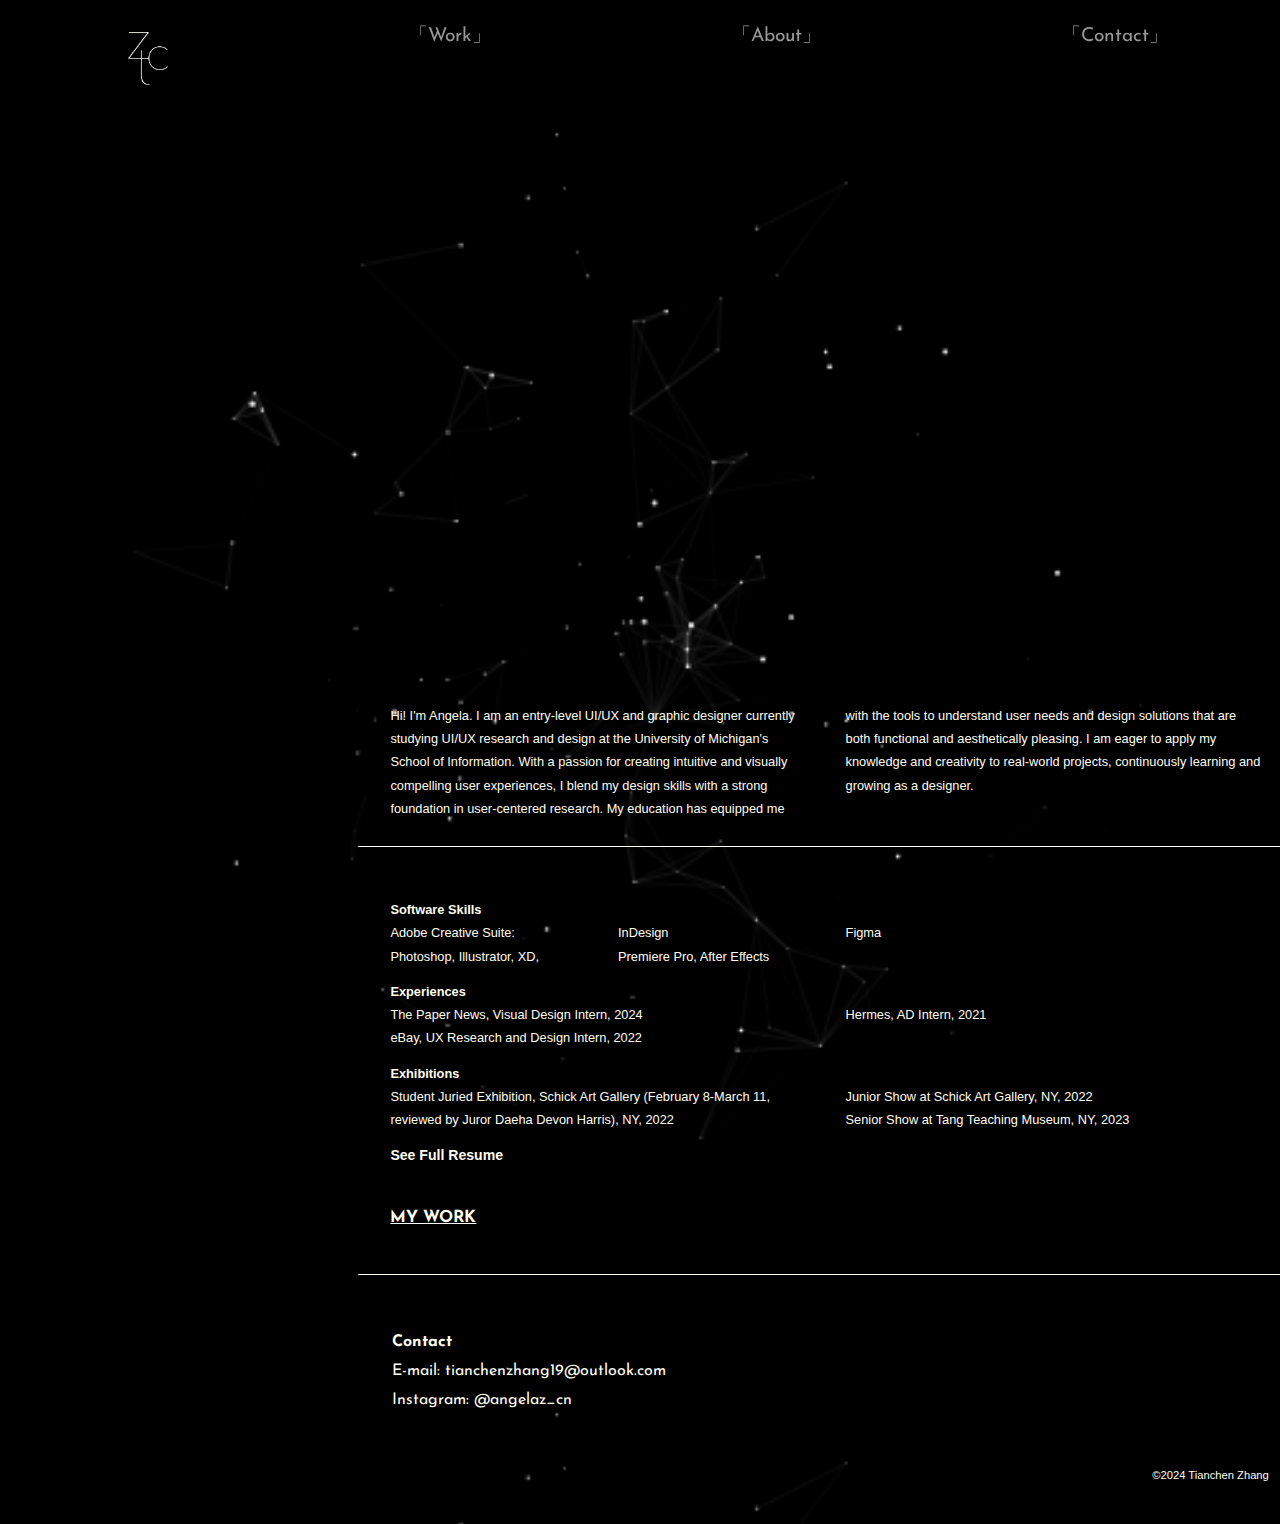
<file: index.html>
<!DOCTYPE html>
<html lang="en">
<head>
  <meta charset="UTF-8">
  <meta name="viewport" content="width=device-width, initial-scale=1.0">
  <link rel="stylesheet" type="text/css" href="css/html5reset.css">
  <link rel="stylesheet" type="text/css" href="css/index.css">
  <link rel="icon" type="image/x-icon" href="assets/logo.png">
  <link rel="preconnect" href="https://fonts.googleapis.com">
  <link rel="preconnect" href="https://fonts.gstatic.com" crossorigin>
  <link href="https://fonts.googleapis.com/css2?family=Josefin+Sans:ital,wght@0,100..700;1,100..700&display=swap" rel="stylesheet">
  <link rel="preconnect" href="https://fonts.googleapis.com">
<link rel="preconnect" href="https://fonts.gstatic.com" crossorigin>
<link href="https://fonts.googleapis.com/css2?family=Homemade+Apple&family=Josefin+Sans:ital,wght@0,100..700;1,100..700&display=swap" rel="stylesheet">
<title>Angela Zhang</title>

</head>

<body>
<a href ="#main" class="skip">Skip to Main Content</a>

<header>
  <nav>
      <a href="index.html" class="home"> <img src="assets/logo.png" class="logo" alt="logo"></a>
      <a href="portfolio.html">「Work」</a>
      <a href="#about">「About」</a>
      <a href="#contact">「Contact」</a>
  </nav>
</header>
<main id="main">
<div class="aboutme">
<div class="rotating">
<h1 class="rotatingtext">ANGELA ZHANG</h1>
<h2 class="rotatingtext">TIANCHEN ZHANG</h2>
</div>
<p id="designer"class="designer">UIUX designer<br>
  and<br>
  Visual designer</p>

</div>
<div class="text">
<div id="about">
  Hi! I'm Angela. I am an entry-level UI/UX and graphic designer currently studying UI/UX research and design at the University of Michigan's School of Information. With a passion for creating intuitive and visually compelling user experiences, I blend my design skills with a strong foundation in user-centered research. My education has equipped me with the tools to understand user needs and design solutions that are both functional and aesthetically pleasing. I am eager to apply my knowledge and creativity to real-world projects, continuously learning and growing as a designer.
</div>
<hr class="separator1">
<div class="skills">
<h3>Software Skills</h3>
Adobe Creative Suite:<br>
Photoshop, Illustrator, XD, InDesign<br> Premiere Pro, After Effects
<br>
Figma

</div>
<div class="experience">
  <h3>Experiences</h3>
  The Paper News, Visual Design Intern, 2024<br>
  eBay, UX Research and Design Intern, 2022<br>
  Hermes, AD Intern, 2021<br>

  </div>

  <div class="exhibition">
    <h3>Exhibitions</h3>
   Student Juried Exhibition, Schick Art Gallery (February 8-March 11, reviewed by Juror Daeha Devon Harris), NY, 2022<br>
  Junior Show at Schick Art Gallery, NY, 2022<br>
  Senior Show at Tang Teaching Museum, NY, 2023<br>
  
    </div>
<div class="resume">
<h3><a href="https://drive.google.com/file/d/19iRrs0_7-X6q1S-B7ta_n5t5ohS1-i7z/view?usp=share_link" target="_blank"> See Full Resume </a></h3>


</div>

<div class="work">
<h3> <a href="portfolio.html">MY WORK</a></h3>
</div>

<hr class="separator2">

<div id="contact" class="contact">

  <h3>Contact</h3>
E-mail: <a href="mailto:tianchenzhang19@outlook.com">tianchenzhang19@outlook.com</a><br>
Instagram: <a href="https://www.instagram.com/angelaz_cn/" target="_blank">@angelaz_cn</a><br>
<br>

  </div>
</div>

  <footer>
  ©2024 Tianchen Zhang
</footer>

</main>
<script src="js/script.js"></script>
</body>
</html>
</file>
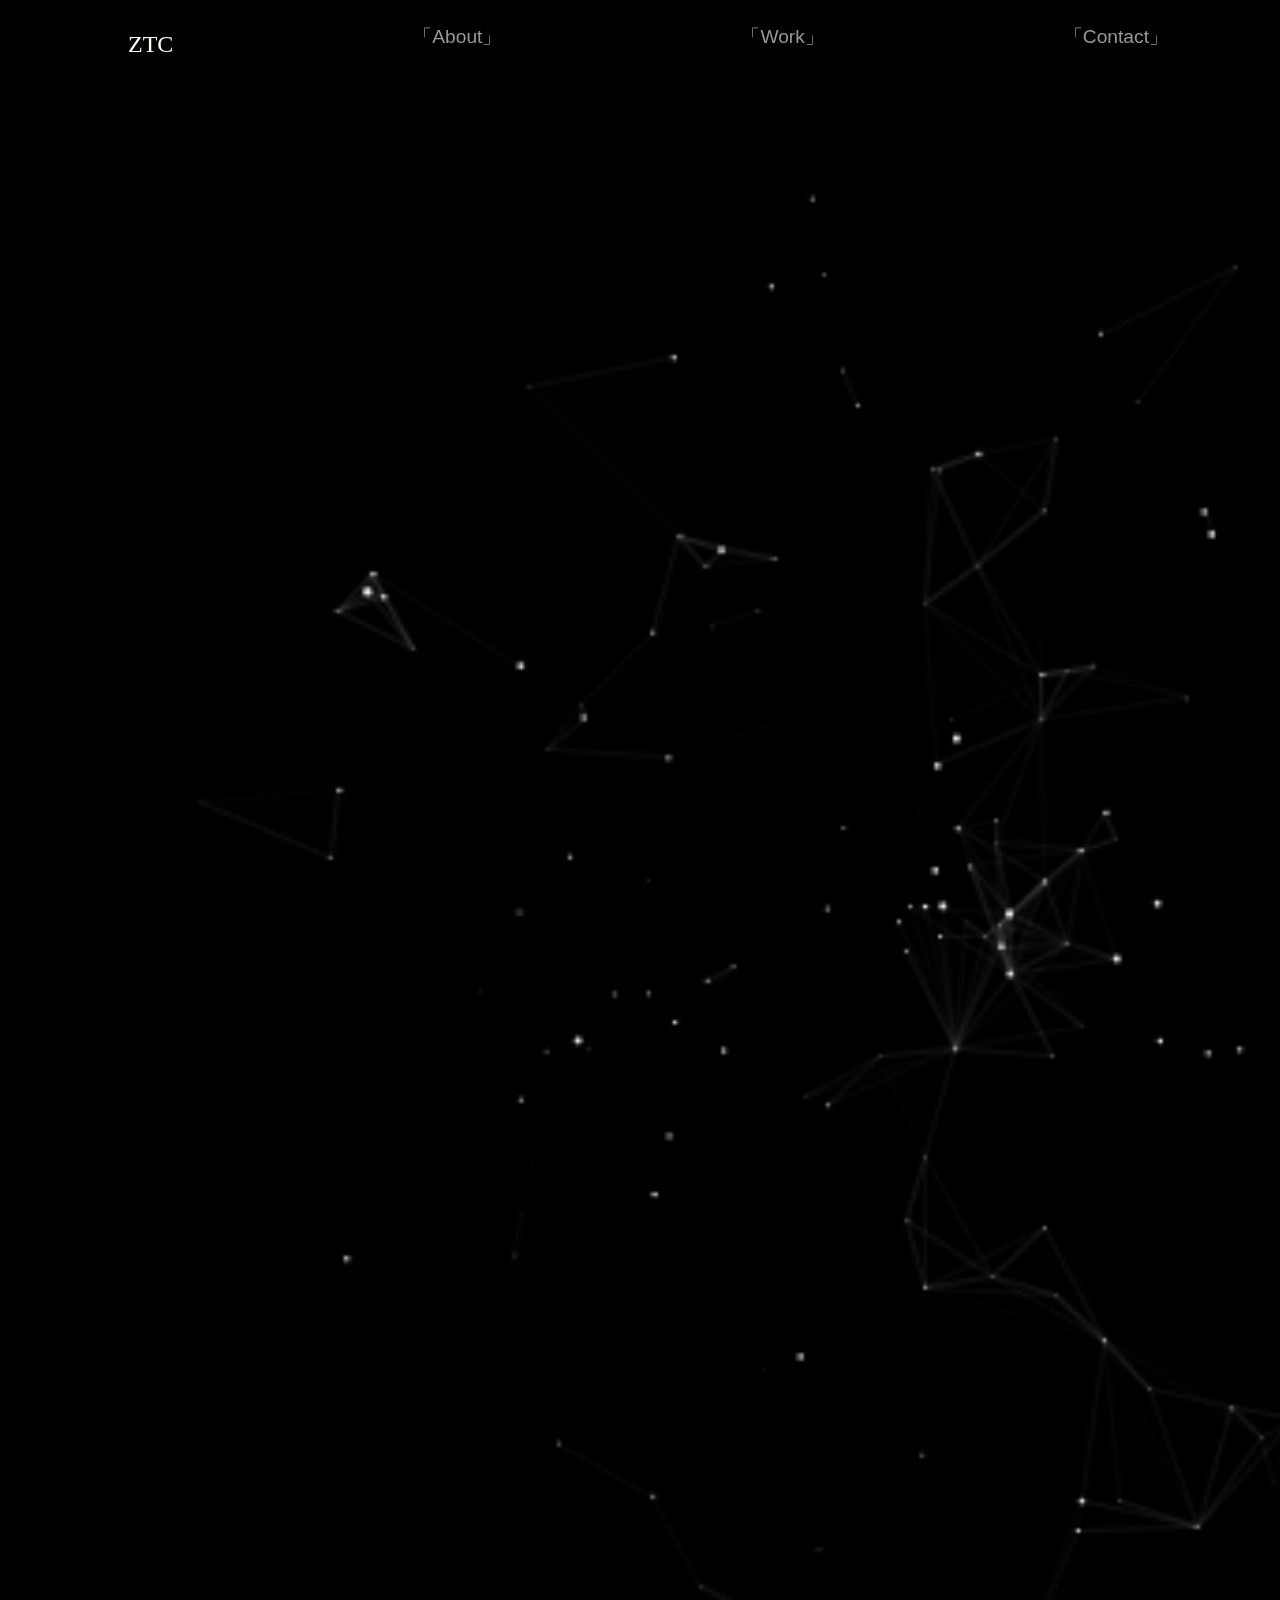
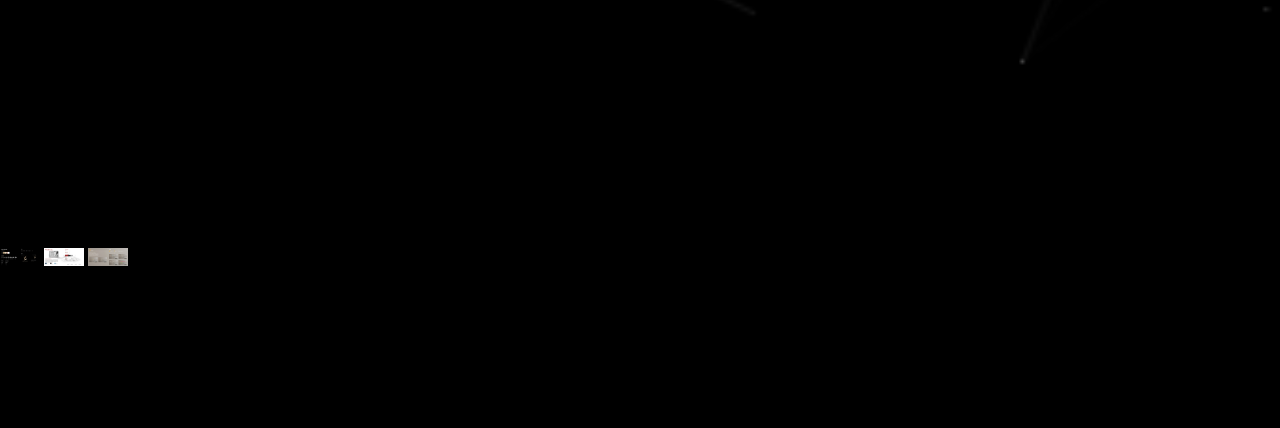
<file: about.html>
<!DOCTYPE html>
<!DOCTYPE html>
<html lang="en">
<head>
  <meta charset="UTF-8">
  <meta name="viewport" content="width=device-width, initial-scale=1.0">
  <link rel="stylesheet" type="text/css" href="css/html5reset.css">
  <link rel="stylesheet" type="text/css" href="css/index.css">


<title>Angela Zhang</title>

</head>

<body>
<a href ="#main" class="skip">Skip to Main Content</a>
<header>
  <nav>
      <a href="index.html" class="home">ZTC</a>
      <a href="about.html">「About」</a>
      <a href="portfolio.html">「Work」</a>
      <a href="contact.html">「Contact」</a>
  </nav>
</header>
<main id="main">
<div class="aboutme">
<h1>Hi!</h1>
<h2>Welcome to my page ~</h2>
<p>I'm Angela (Tianchen) Zhang, a UIUX designer/Graphic designer.<br>
I'm a recent graduate from the University of Michigan, Ann Arbor where I studied UX Research and Design. I'm passionate about creating user-centered designs that are both visually appealing and functional. I have experience working on a variety of projects, including web design, mobile app design, and branding. I'm always looking for new opportunities to learn and grow as a designer, and I'm excited to see where my career takes me.</p>

</div>
<div class="images">
<a href="project1.html"><img src="assets/1.1.jpg" alt="Project1-1" class="p1_1"></a>
<img src="assets/2.1.jpg" alt="Project1-2" class="p2_1">
<img src="assets/3.1.jpg" alt="project3-1" class="p3_1">
</div>


<!-- <div class="explore">
<h3> <a href="portfolio.html">Explore My Work</a></h3>
</div> -->


</main>
</body>
</html>
</file>
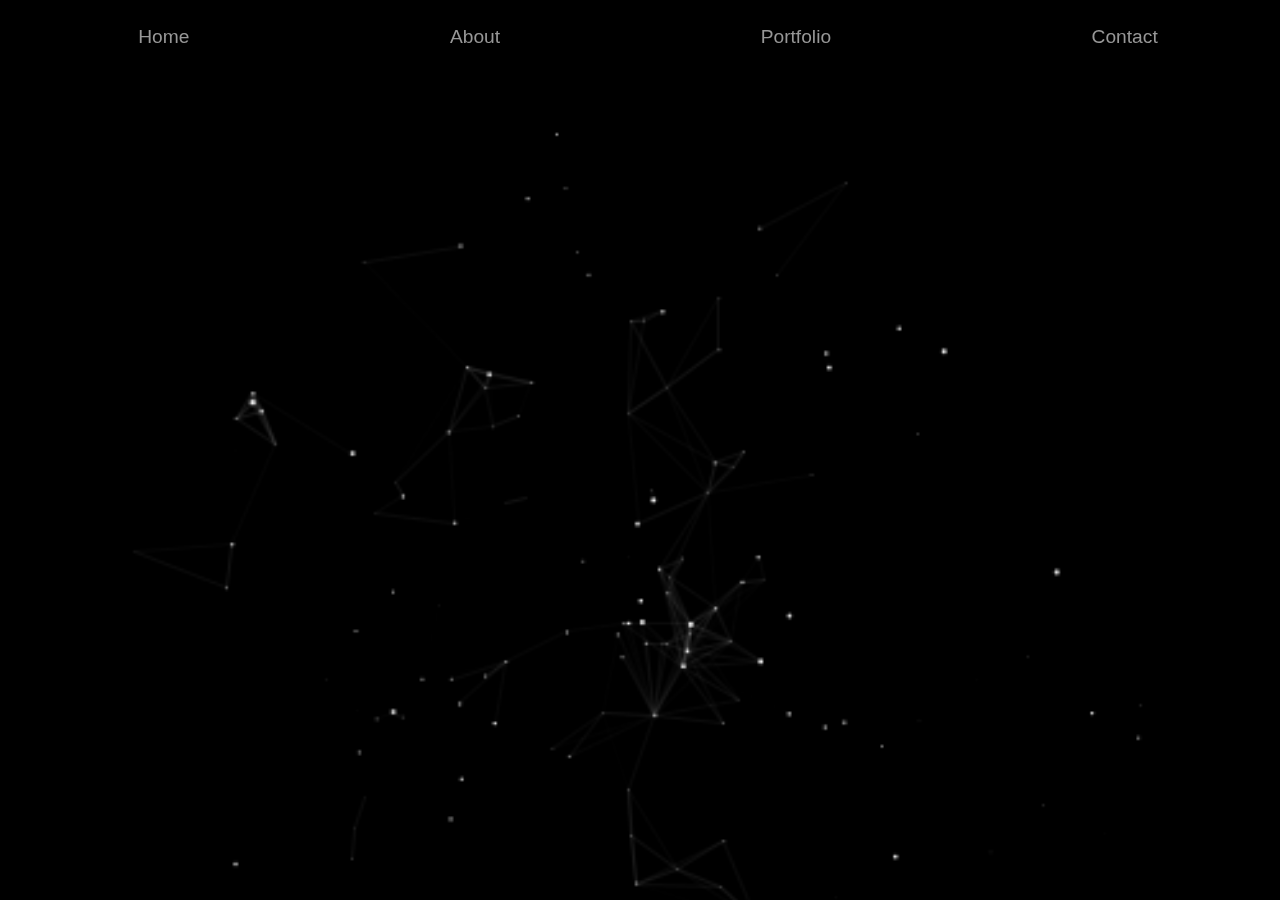
<file: contact.html>
<!DOCTYPE html>
<!DOCTYPE html>
<html lang="en">
<head>
  <meta charset="UTF-8">
  <meta name="viewport" content="width=device-width, initial-scale=1.0">
  <link rel="stylesheet" type="text/css" href="css/html5reset.css">
  <link rel="stylesheet" type="text/css" href="css/index.css">


<title>Angela Zhang</title>

</head>

<body>
<a href ="#main" class="skip">Skip to Main Content</a>
<header>
  <nav>
      <a href="index.html">Home</a>
      <a href="about.html">About</a>
      <a href="portfolio.html">Portfolio</a>
      <a href="contact.html">Contact</a>
  </nav>
</header>
<main id="main">
<div class="aboutme">
<h1>Contact</h1>
<p>
    E-mail: tianchenzhang19@outlook.com
    <br>
    Phone: 518-681-6914
    <br>
    
</p>
</div>



</main>
</body>
</html>
</file>
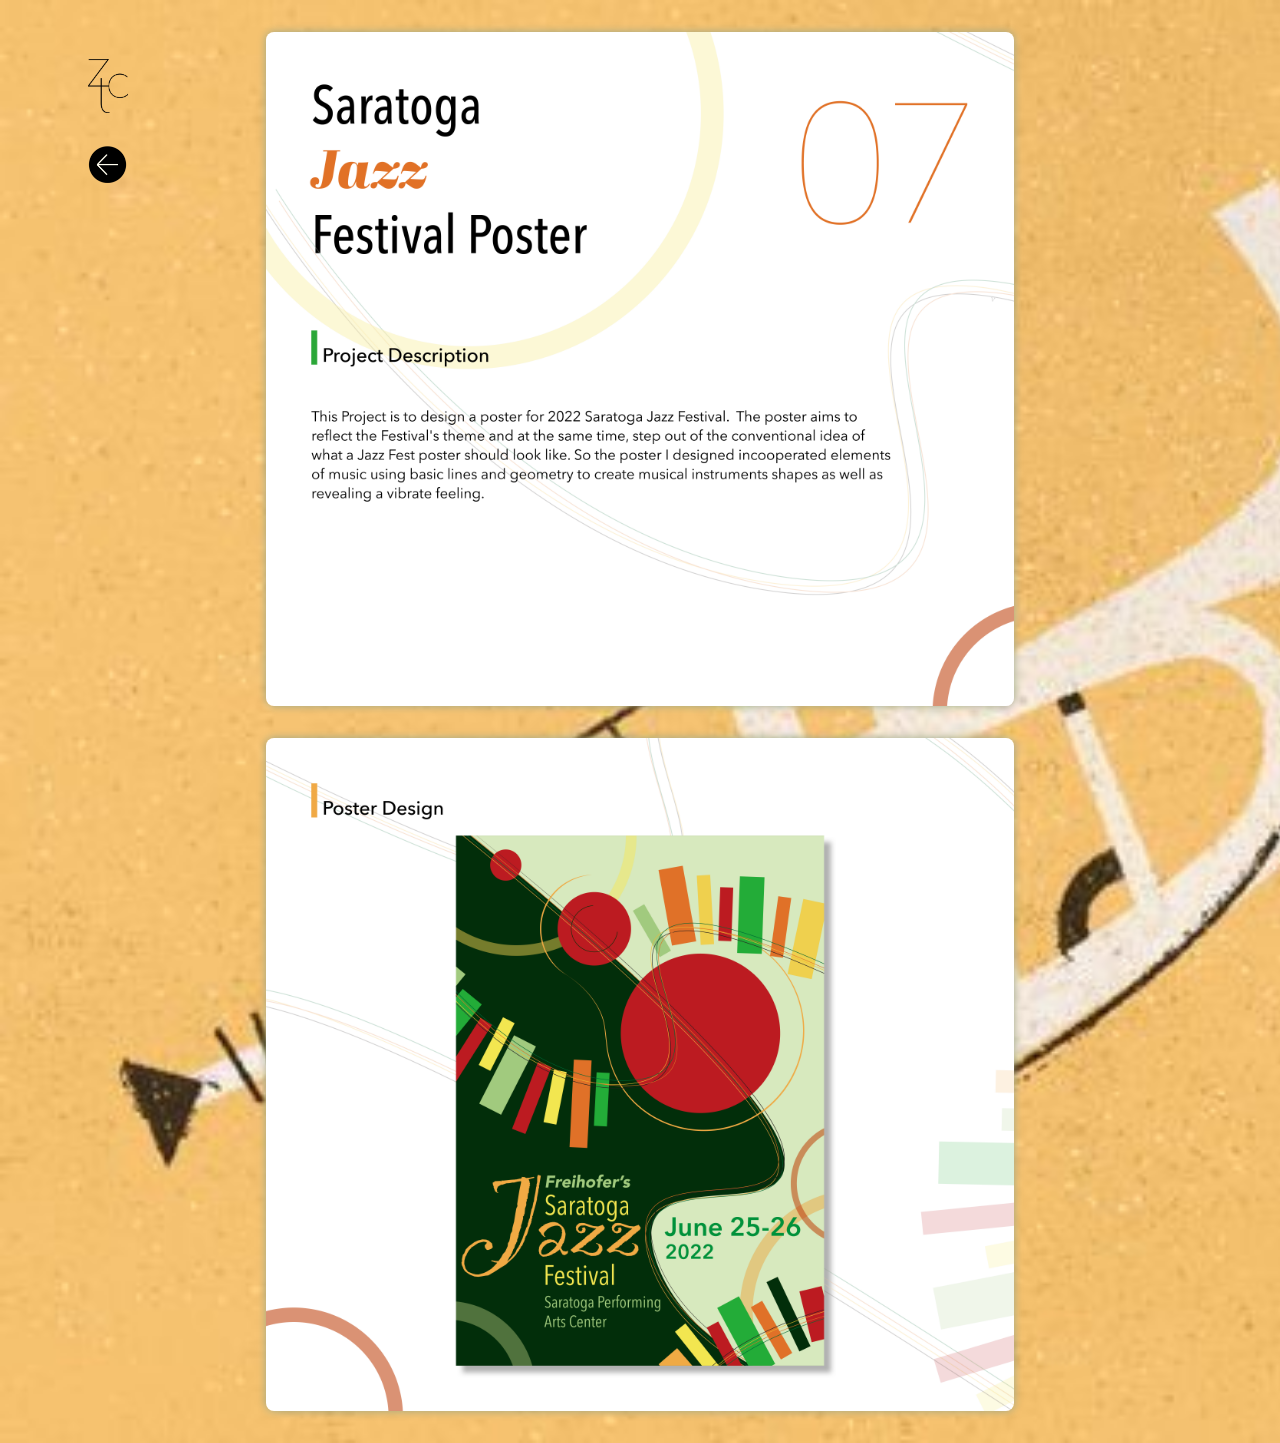
<file: jazz.html>
<!DOCTYPE html>
<html lang="en" >
<head>
  <meta charset="UTF-8">
  <meta name="viewport" content="width=device-width, initial-scale=1.0">
  <link rel="stylesheet" type="text/css" href="css/html5reset.css">
  <link rel="stylesheet" type="text/css" href="css/jazz.css">
  <link rel="icon" type="image/x-icon" href="assets/logo.png">
  <link href="https://fonts.googleapis.com/css2?family=Homemade+Apple&family=Josefin+Sans:ital,wght@0,100..700;1,100..700&display=swap" rel="stylesheet">

<title>Angela Zhang</title>

</head>

<body>
<a href ="#main" class="skip">Skip to Main Content</a>
<header>
  <nav class="flex">
    <a href="index.html" class="home"> <img src="assets/logo3.png" class="logo" alt="logo"></a>
    <a href="portfolio.html" class="arrow"><img src="assets/arrow2.png"></a>

</nav>
</header>

<main id="main">
<a href ="#main" class="skip">Skip to Main Content</a>

<div class="images">
    <img src="assets/projects/7.1.png" class="p1" alt="p1">
    <img src="assets/projects/7.2.png" class="p1" alt="p1">

    </div>
<div class="arrow2">
    <a href="#main">
        <img src="assets/arrow4.png">
    </a>
    </div>



</main>

<script src="js/script3.js"></script>
</body>
</html>
</file>
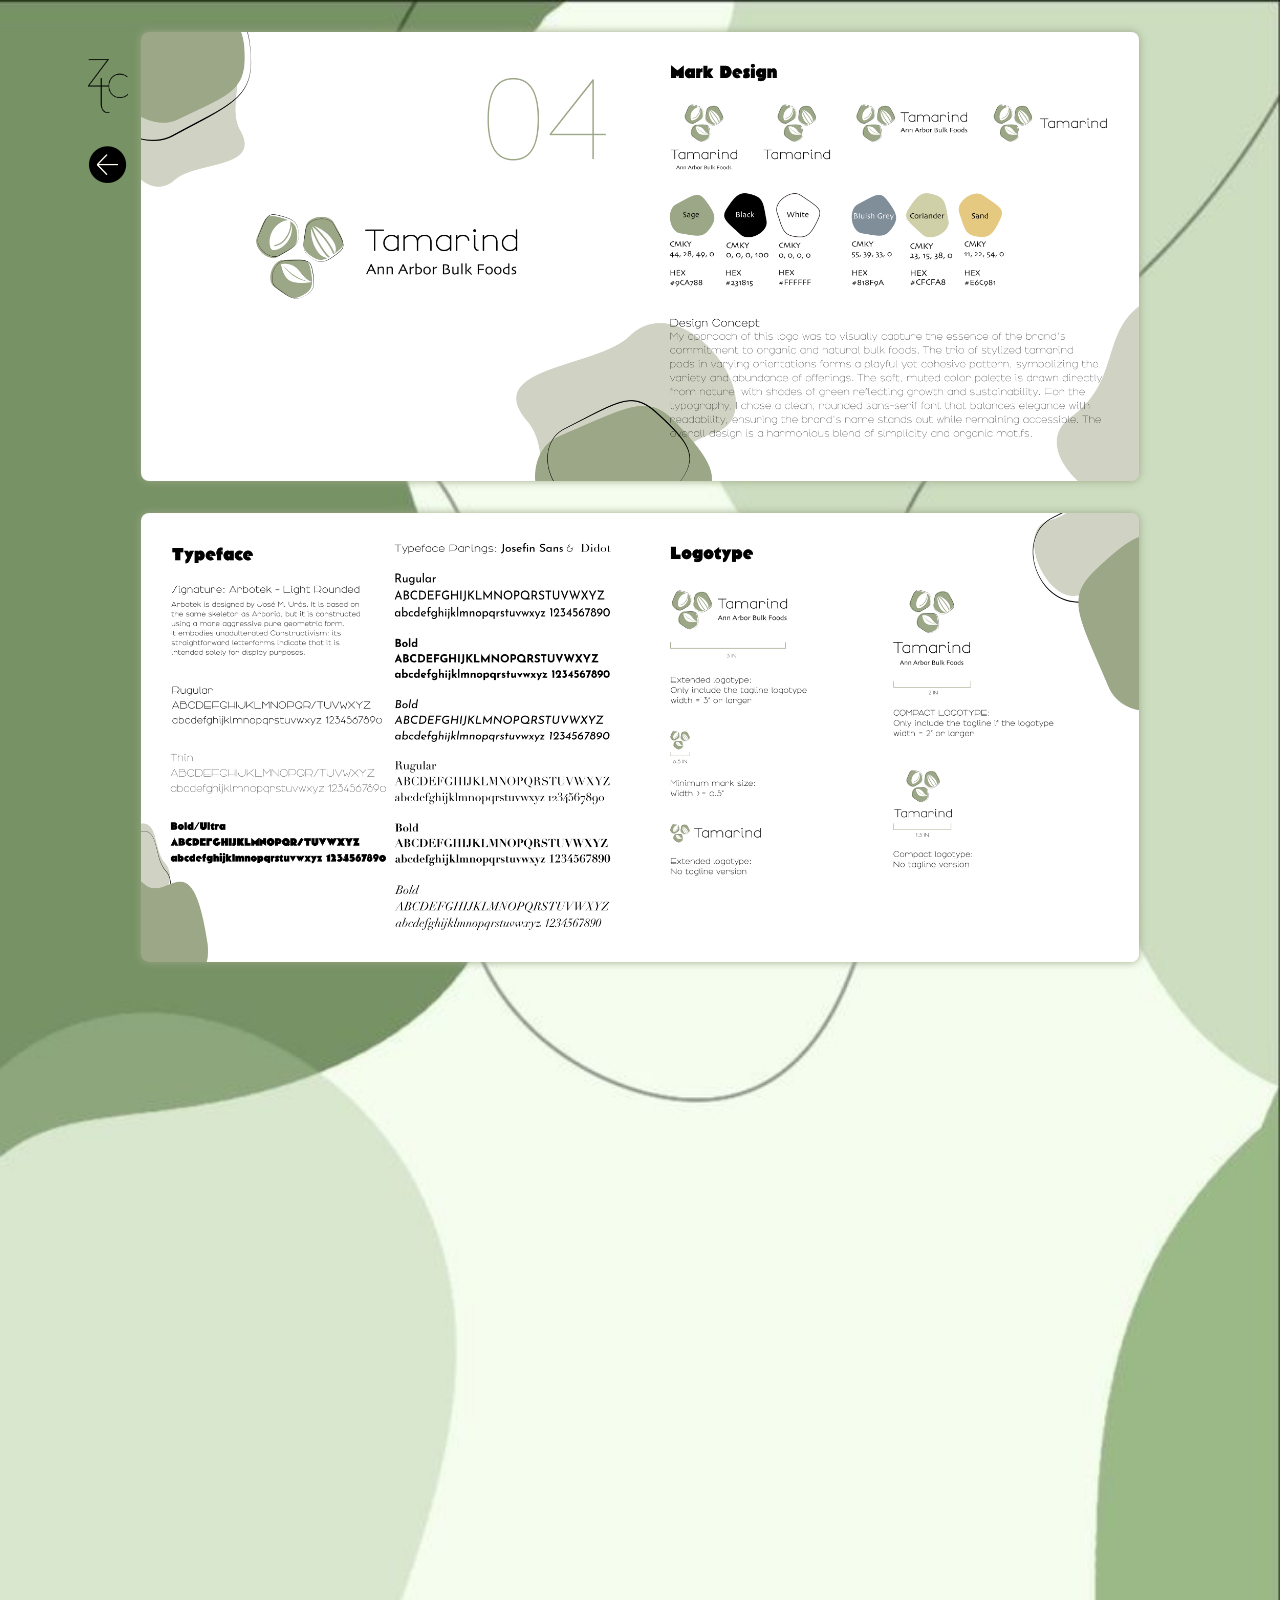
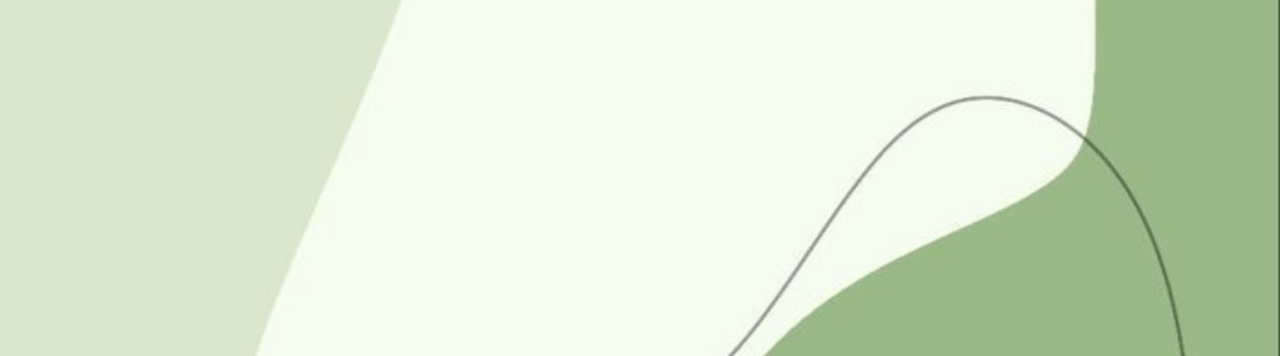
<file: tamarind.html>
<!DOCTYPE html>
<html lang="en" >
<head>
  <meta charset="UTF-8">
  <meta name="viewport" content="width=device-width, initial-scale=1.0">
  <link rel="stylesheet" type="text/css" href="css/html5reset.css">
  <link rel="stylesheet" type="text/css" href="css/tamarind.css">
  <link rel="icon" type="image/x-icon" href="assets/logo.png">
  <link href="https://fonts.googleapis.com/css2?family=Homemade+Apple&family=Josefin+Sans:ital,wght@0,100..700;1,100..700&display=swap" rel="stylesheet">

<title>Angela Zhang</title>

</head>

<body>
<a href ="#main" class="skip">Skip to Main Content</a>
<header>
  <nav class="flex">
    <a href="index.html" class="home"> <img src="assets/logo3.png" class="logo" alt="logo"></a>
    <a href="portfolio.html" class="arrow"><img src="assets/arrow2.png"></a>

</nav>
</header>

<main id="main">
<a href ="#main" class="skip">Skip to Main Content</a>

<div class="images">
    <img src="assets/projects/4.1.png" class="p1" alt="p1">
    <img src="assets/projects/4.2.png" class="p1" alt="p1">
    <img src="assets/projects/4.3.png" class="p1" alt="p1">
    <img src="assets/projects/4.4.png" class="p1" alt="p1">
    </div>
<div class="arrow2">
    <a href="#main">
        <img src="assets/arrow4.png">
    </a>
    </div>



</main>

<script src="js/script3.js"></script>
</body>
</html>
</file>
<file: css/index.css>
body {
    margin: 0;
    padding: 0;
    box-sizing: border-box;
    background-color: #070707;
    animation: grow 1s ease;
    background-image: url("../assets/background.gif");
    background-size: cover;
    overflow-x: hidden;
  }


  img {
    max-width: 40px;
    height: auto;
    position: relative;
}

.home .logo {
    transition: all 0.3s ease;
}
  
.logo:hover {
    transform: scale(1.1);
  }

  @keyframes grow {
      0% { transform: scale(.2); }
    100% { transform: scale(1); }
  }

.skip{
    position:absolute;
    left: -1000px;
    z-index: 1000;
    font-family: "Gideon Roman", serif;
    color: #fffdef;
    text-decoration: none;
    padding: 5px 10px;
    }
.skip:focus{
    left: 10px;
    }

.home{
    color: #fffdef;
    font-size: 1.5em;
    font-family: fantasy;
}
header {
    position: fixed;
    width: 100%;
    background-color: rgba(0, 0, 0, 0.90);
    /* border-bottom: 1px solid #2e2e2e; */
    padding: .5em;
    text-align: center;
justify-content: center;
z-index: 1000;
font-family: "Josefin Sans", sans-serif;
}

/* Initial state: hidden */
.text {
  opacity: 0;
  transform: translateY(20px);
  transition: opacity 0.5s ease-out, transform 0.5s ease-out;

}

/* Visible state: shown */
.text.visible {
  opacity: 1;
  transform: translateY(0);
}

h1 {
    display: block;
    color: #fffdef;
    text-align: left;
    font-size: 2em;
    font-family: "Josefin Sans", sans-serif;
    font-optical-sizing: auto;
    padding: 0.5em;
}
h1::after {
    content: "";
    display: block;
    width: 100%;
    height: 1px;
    background-color: #fffdef;
    margin-top: 0.5em;
}

h2{
    display: block;
    margin-top: -0.8em;
    color: #5a5a5a;
    text-align: left;
    font-size: 1.8em;
    padding: 0.5em;
    font-family: "Josefin Sans", sans-serif;
    font-optical-sizing: auto;

}

.rotating{
    position: relative;
margin-top: 2px;

.designer{
font-family: "Homemade Apple", cursive;
  font-weight: 400;
  font-style: normal;

}

}
nav {
    display: flex;
    justify-content: center;
    justify-content: space-around;
    z-index: 1000;
    }
    nav a {
        color: #979797;
        text-decoration: none;
        padding-top: 1em;
        font-size: 1.2em;
    }
    nav a:hover {
        color: #fffdef;
        border-radius: 10px;
        text-shadow: #989898 1px 1px 3px;
        transition:linear 0.3s;
    }
    
    p {
        display: block;
        color: #fffdef;
        font-size: 2em;
        padding: 0.5em;
        line-height: 2em;
        width: 100%;
        z-index: -1;
    }
    
    .aboutme {
        position: relative;
        top: 20vh;
        display: flex;
        justify-content: space-evenly;
        align-items: center;
        flex-direction: row;
        z-index: -1;
            opacity: 0;
            animation: fadeInText 2s ease forwards 1.5s;
    }
    @keyframes animate {
        0% {
          transform: scale(0, 0.005);
        }
        50% {
          transform: scaleY(0.005);
        }
        100% {
          transform: scale(1, 1);
        }
      }
      
      @keyframes fadeIn {
        from {
          opacity: 0;
          transform: translateY(50%);
        }
        to {
          opacity: 1;
          transform: translateY(-50%);
        }
      }
      
      @keyframes fadeInText {
        from {
          opacity: 0;
          transform: translateY(50%);
        }
        to {
          opacity: 1;
          transform: translateY(0%);
        }
      }
    
    .designer {
    opacity: 0;
    transition: opacity 2s ease-in-out;
    font-family: "Homemade Apple", cursive;
      font-weight: 400;
      font-style: normal;
    }
    
    .designer.fade-in {
        opacity: 1;
    }
    
    
    #about {
    column-width: 300px;
    column-gap: 40px;
    position: relative;
    color: #fffdef;
    font-size: .8em;
    line-height: 1.8em;
    text-align: left;
    font-family: 'Lucida Sans', 'Lucida Sans Regular', 'Lucida Grande', 'Lucida Sans Unicode', Geneva, Verdana, sans-serif;
    padding: 0.5em;
    width: 68%;
    top: 30vh;
    left: 30vw;
    z-index: -1;
    
    }
    
    .skills {
        column-width: 180px;
        column-gap: 40px;
       position: relative;
       color: #fffdef;
        font-size: 1.5em;
        text-align: left;
        font-family:'Lucida Sans', 'Lucida Sans Regular', 'Lucida Grande', 'Lucida Sans Unicode', Geneva, Verdana, sans-serif;
    font-size: .8em;
    line-height: 1.8em;
    text-align: left;
    padding: 0.5em;
    width: 68%;
    top: 35vh;
    left: 30vw;
    z-index: -1;
    }
    
    h3{
        column-span: all;
    }
    .exhibition, .experience, .work, .contact, .resume {
        column-width: 300px;
        column-gap: 40px;
       position: relative;
       color: #fffdef;
        font-size: 1.5em;
        text-align: left;
        font-family:'Lucida Sans', 'Lucida Sans Regular', 'Lucida Grande', 'Lucida Sans Unicode', Geneva, Verdana, sans-serif;
    font-size: .8em;
    line-height: 1.8em;
    text-align: left;
    padding: 0.5em;
    width: 68%;
    top: 35vh;
    left: 30vw;
    /* z-index: -1; */
    }
/*     
    .separator1, .separator2{
        border: none; 
        height: 1px; 
        background-color:#fffdef;
        position: relative;
        top:30vh;
        margin-left: 28%;
        margin-top: 20px;
        margin-bottom: 0px;
    }
 
    .separator2 {
        top:40vh;
        
    } */

.separator1,
.separator2 {
  width: 0;
  height: 1px;
  background-color: #fffdef;
  transition: width 5s ease-in-out;
  margin-left: 28%;
  margin-top: 20px;
  margin-bottom: 0px;
    position: relative;
}

.separator1 {
  top: 30vh;
}

.separator2 {
  top: 40vh;
}

.separator1.show,
.separator2.show {
  width: 100%;
}
.separator1.show {
    transition-delay: 5s;
  }

  .separator2.show {
    transition-delay: 5.2s;
  }
/*
    @keyframes slideIn {
        from {
            width: 0;
        }
        to {
            width: 100%;
        }
    } */

    .resume a{
        top: 40vh;
        color: #fffdef;
        text-decoration: none;
        font-size: 1.1em;
    }
    .resume a:hover{
        text-decoration: underline;
    }
    
    .contact{
        column-count: 1;
        font-size: 1em;
        font-family: "Josefin Sans", sans-serif;
        top: 45vh;
        padding-bottom: 80px;
    }
    .contact a{
        color: #fffdef;
        text-decoration: none;
    }
    .contact a:hover{
        text-decoration: underline;
    
    }
    
    
    .work{
        top: 38vh;
        font-family: "Josefin Sans", sans-serif;
    }
    .work a{
        color: #fffdef;
        font-size: 1.3em;
        margin:5px 0 5px 0;
        text-decoration: underline #ffffff 1px;
    }
    .work a:hover{
        text-decoration: none;
        border: #fffdef 1px solid;
        border-radius: 10px;
        margin:5px 0 5px 0;
        transition:linear 0.3s;
        padding: 10px;
    }
    
    
    
    footer{
        position: relative;
        color: #fffdef;
        font-size: .7em;
        text-align: right;
        font-family: 'Lucida Sans', 'Lucida Sans Regular', 'Lucida Grande', 'Lucida Sans Unicode', Geneva, Verdana, sans-serif;
        padding: 0.5em;
        margin: 0.5em;
        z-index: -10;
        top: 40vh;
    }






@media screen and (min-width: 900px) {

nav {
display: flex;
justify-content: center;
justify-content: space-around;
z-index: 1000;
}
nav a {
    color: #979797;
    text-decoration: none;
    padding-top: 1em;
    font-size: 1.2em;
}
nav a:hover {
    color: #fffdef;
    border-radius: 10px;
    text-shadow: #989898 1px 1px 3px;
    transition:linear 0.3s;
}

h1 {
    display: block;
    color: #fffdef;
    text-align: left;
    font-size: 2.5em;
    font-family: "Josefin Sans", sans-serif;
    font-optical-sizing: auto;
    padding: 0.5em;
}
h1::after {
    content: "";
    display: block;
    width: 100%;
    height: 1px;
    background-color: #fffdef;
    margin-top: 0.5em;
}

h2{
    display: block;
    margin-top: -0.8em;
    color: #5a5a5a;
    text-align: left;
    font-size: 2.20em;
    padding: 0.5em;
    font-family: "Josefin Sans", sans-serif;
    font-optical-sizing: auto;

}

h1:hover, h2:hover {
    color: violet
}


p {
    color: #fffdef;
    font-size: 3em;
    text-align: left;
    font-family: fantasy;
    padding: 0.5em;
    line-height: 2.5em;
    width: 60%;
    z-index: -1;
}

.aboutme {
    position: relative;
    top: 20vh;
    display: flex;
    justify-content: space-evenly;
    align-items: center;
    flex-direction: row;
    z-index: -1;
        opacity: 0;
        animation: fadeInText 2s ease forwards 1.5s;
}
@keyframes animate {
    0% {
      transform: scale(0, 0.005);
    }
    50% {
      transform: scaleY(0.005);
    }
    100% {
      transform: scale(1, 1);
    }
  }
  
  @keyframes fadeIn {
    from {
      opacity: 0;
      transform: translateY(50%);
    }
    to {
      opacity: 1;
      transform: translateY(-50%);
    }
  }
  
  @keyframes fadeInText {
    from {
      opacity: 0;
      transform: translateY(50%);
    }
    to {
      opacity: 1;
      transform: translateY(0%);
    }
  }

.designer {
    opacity: 0;
    transition: opacity 2s ease-in-out;
    font-family: "Homemade Apple", cursive;
  font-weight: 400;
  font-style: normal;
}

.designer.fade-in {
    opacity: 1;
}


#about {
column-width: 300px;
column-gap: 40px;
position: relative;
color: #fffdef;
font-size: .8em;
line-height: 1.8em;
text-align: left;
font-family: 'Lucida Sans', 'Lucida Sans Regular', 'Lucida Grande', 'Lucida Sans Unicode', Geneva, Verdana, sans-serif;
padding: 0.5em;
width: 68%;
top: 30vh;
left: 30vw;
z-index: -1;

}

.skills {
    column-width: 180px;
    column-gap: 40px;
   position: relative;
   color: #fffdef;
    font-size: 1.5em;
    text-align: left;
    font-family:'Lucida Sans', 'Lucida Sans Regular', 'Lucida Grande', 'Lucida Sans Unicode', Geneva, Verdana, sans-serif;
font-size: .8em;
line-height: 1.8em;
text-align: left;
padding: 0.5em;
width: 68%;
top: 35vh;
left: 30vw;
z-index: -1;
}

h3{
    column-span: all;
}
.exhibition, .experience, .work, .contact, .resume {
    column-width: 300px;
    column-gap: 40px;
   position: relative;
   color: #fffdef;
    font-size: 1.5em;
    text-align: left;
    font-family:'Lucida Sans', 'Lucida Sans Regular', 'Lucida Grande', 'Lucida Sans Unicode', Geneva, Verdana, sans-serif;
font-size: .8em;
line-height: 1.8em;
text-align: left;
padding: 0.5em;
width: 68%;
top: 35vh;
left: 30vw;
/* z-index: -1; */
}

.separator1{
    border: none; 
    height: 1px; 
    background-color:#fffdef;
    position: relative;
    top:30vh;
    margin-left: 28%;
    margin-top: 20px;
    margin-bottom: 0px;
    width: 0;

}
.separator2 {
    border: none; 
    height: 1px; 
    background-color:#fffdef;
    position: relative;
    top:40vh;
    margin-left: 28%;
    margin-top: 20px;
    margin-bottom: 0px;
}



@keyframes slideIn {
    from {
        width: 0;
    }
    to {
        width: 100%;
    }
}
.resume a{
    top: 40vh;
    color: #fffdef;
    text-decoration: none;
    font-size: 1.1em;
}
.resume a:hover{
    text-decoration: underline;
}

.contact{
    column-count: 1;
    font-size: 1em;
    font-family: "Josefin Sans", sans-serif;
    top: 45vh;
    padding-bottom: 80px;
}
.contact a{
    color: #fffdef;
    text-decoration: none;
}
.contact a:hover{
    text-decoration: underline;

}


.work{
    top: 38vh;
    font-family: "Josefin Sans", sans-serif;
}
.work a{
    color: #fffdef;
    font-size: 1.3em;
    margin:5px 0 5px 0;
    text-decoration: underline #ffffff 1px;
}
.work a:hover{
    text-decoration: none;
    border: #fffdef 1px solid;
    border-radius: 10px;
    margin:5px 0 5px 0;
    transition:linear 0.3s;
    padding: 10px;
}



footer{
    position: relative;
    color: #fffdef;
    font-size: .7em;
    text-align: right;
    font-family: 'Lucida Sans', 'Lucida Sans Regular', 'Lucida Grande', 'Lucida Sans Unicode', Geneva, Verdana, sans-serif;
    padding: 0.5em;
    margin: 0.5em;
    z-index: -10;
    top: 40vh;
}

}
</file>
<file: css/jazz.css>
body {
    margin: 0;
    padding: 0;
    box-sizing: border-box;
    overflow-x: hidden;
    background-color: #d0d3c4;
    background-image: url("../assets/jazz.jpg");
    background-size: cover;

}

h2{
    position: relative;
    font-family: "Josefin Sans", sans-serif;
    font-weight: 300;
    color: #fffdef;
    font-size: 2em;
    text-align: center;
    margin: 1em;
    margin-top: 3em;
    z-index: 10001;
}
h2 a{
    color: #fffdef;
    text-decoration: none;
    transition: all 0.3s ease;
}
h2 a:hover{
    color: #dfccb1;
    font-weight: 500;
}

.images {
    position: relative;
    display: flex;
    flex-wrap: wrap;
    justify-content: center;
    margin: 1em;
}
.skip{
    position:absolute;
    left: -1000px;
    z-index: 1000;
    font-family: "Gideon Roman", serif;
    color: white;
    text-decoration: none;
    padding: 5px 5px;
    }
.skip:focus{
    left: 10px;
    }

.home img, .arrow img{
    max-width: 40px;
    height: auto;
    position: relative;
    /* margin-top: 1.5em; */
    padding: 15px;
}

.flex {
    display: flex;
    flex-direction: column;
    align-items: flex-start;
    margin-top: 1em;
}
.arrow {
    transition: all 0.3s ease;
}
.arrow:hover {
    transform: scale(1.2);
}

.home .logo {
    transition: all 0.3s ease;
}

.logo:hover {
    transform: scale(1.1);
  }

header {
    position: fixed;
    top: 20px;
    left: 5px;
    width: 20%;
    padding: .5em;
    text-align: center;
justify-content: center;
z-index: 1000;
}

.images img {
    text-align: center;
    position: relative;
    max-width: 130%;
    animation: grow 1.5s ease;
    border-radius: 8px;
    margin-top: 15em;
    opacity: 0;
    transform: translateY(20px);
    transition: opacity 0.6s ease-out, transform 0.6s ease-out;
    transition: transform 0.3s ease-in-out;
    cursor: pointer;
    box-shadow: #aaaaaa 0px 0px 8px;
}
@keyframes grow {
    0% { transform: scale(.2); }
  100% { transform: scale(1); }
}

  .images img.show {
    opacity: 1;
    transform: translateY(0);
    transform: rotate(90deg);
  }
  .images img.enlarged {
    position: relative;
    transform: scale(2.5);
    transform: rotate(90deg);
    z-index: 1000;
  }
  .images img:hover{
    transform: rotate(85deg);
  
  }

.arrow2 img {
    max-width: 40px;
    right: 20px;
    bottom: 20px;
    margin-top: 1.5em;
    padding: 15px;}


.arrow2 {
    opacity: 0;
    right: 20px;
    bottom: 20px;
    height: auto;
    position:fixed;
    margin-top: 1.5em;
    padding: 15px;
    transition: all 0.5s ease;
  }

  .arrow2.show {
    opacity: 1;
  }

.arrow2:hover {
    transform: scale(1.2);

}
@media screen and (min-width: 600px) {
.images img{
    margin-top: 28em;
}
}


@media screen and (min-width: 1020px) {

    nav {
    display: flex;
    justify-content: flex-start;
    z-index: 1000;
    margin-left: 60px;
    }


    .images img {
        max-width: 60%;
        animation: grow 1.5s ease;
        border-radius: 8px;
        margin: 1em;
        opacity: 0;
        transform: translateY(20px);
        transition: opacity 0.6s ease-out, transform 0.6s ease-out;
        transition: transform 0.3s ease-in-out;
        cursor: pointer;
        box-shadow: #9ca787 0px 0px 8px;
    }
    .images img.show {
        opacity: 1;
        transform: translateY(0);
        transform: rotate(0deg);
      }

      .images img:hover{
        transform: scale(1.05);
      }

      .images img.enlarged {
        transform: scale(1.25);
        margin-top: 5em;

      }
    }

    h2{
        font-family: "Josefin Sans", sans-serif;
        font-weight: 300;
        color: #fffdef;
        font-size: 2em;
        text-align: center;
        margin: 1em;
        margin-top: 2em;
        z-index: 10001;
    }
</file>
<file: css/tamarind.css>
body {
    margin: 0;
    padding: 0;
    box-sizing: border-box;
    overflow-x: hidden;
    background-color: #d0d3c4;
    background-image: url("../assets/tamarind.jpg");
    background-size: cover;

}

h2{
    position: relative;
    font-family: "Josefin Sans", sans-serif;
    font-weight: 300;
    color: #fffdef;
    font-size: 2em;
    text-align: center;
    margin: 1em;
    margin-top: 3em;
    z-index: 10001;
}
h2 a{
    color: #fffdef;
    text-decoration: none;
    transition: all 0.3s ease;
}
h2 a:hover{
    color: #dfccb1;
    font-weight: 500;
}

.images {
    position: relative;
    display: flex;
    flex-wrap: wrap;
    justify-content: center;
    margin: 1em;
}
.skip{
    position:absolute;
    left: -1000px;
    z-index: 1000;
    font-family: "Gideon Roman", serif;
    color: white;
    text-decoration: none;
    padding: 5px 5px;
    }
.skip:focus{
    left: 10px;
    }

.home img, .arrow img{
    max-width: 40px;
    height: auto;
    position: relative;
    /* margin-top: 1.5em; */
    padding: 15px;
}

.flex {
    display: flex;
    flex-direction: column;
    align-items: flex-start;
    margin-top: 1em;
}
.arrow {
    transition: all 0.3s ease;
}
.arrow:hover {
    transform: scale(1.2);
}

.home .logo {
    transition: all 0.3s ease;
}

.logo:hover {
    transform: scale(1.1);
  }

header {
    position: fixed;
    top: 20px;
    left: 5px;
    width: 20%;
    padding: .5em;
    text-align: center;
justify-content: center;
z-index: 1000;
}

.images img {
    text-align: center;
    position: relative;
    max-width: 170%;
    animation: grow 1.5s ease;
    border-radius: 8px;
    margin-top: 15em;
    opacity: 0;
    transform: translateY(20px);
    transition: opacity 0.6s ease-out, transform 0.6s ease-out;
    transition: transform 0.3s ease-in-out;
    cursor: pointer;
    box-shadow: #aaaaaa 0px 0px 8px;
}
@keyframes grow {
    0% { transform: scale(.2); }
  100% { transform: scale(1); }
}

  .images img.show {
    opacity: 1;
    transform: translateY(0);
    transform: rotate(90deg);
  }
  .images img.enlarged {
    position: relative;
    transform: scale(2.5);
    transform: rotate(90deg);
    z-index: 1000;
  }
  .images img:hover{
    transform: rotate(85deg);
  
  }

.arrow2 img {
    max-width: 40px;
    right: 20px;
    bottom: 20px;
    margin-top: 1.5em;
    padding: 15px;}


.arrow2 {
    opacity: 0;
    right: 20px;
    bottom: 20px;
    height: auto;
    position:fixed;
    margin-top: 1.5em;
    padding: 15px;
    transition: all 0.5s ease;
  }

  .arrow2.show {
    opacity: 1;
  }

.arrow2:hover {
    transform: scale(1.2);

}
@media screen and (min-width: 600px) {
.images img{
    margin-top: 28em;
}
}


@media screen and (min-width: 1020px) {

    nav {
    display: flex;
    justify-content: flex-start;
    z-index: 1000;
    margin-left: 60px;
    }


    .images img {
        max-width: 80%;
        animation: grow 1.5s ease;
        border-radius: 8px;
        margin: 1em;
        opacity: 0;
        transform: translateY(20px);
        transition: opacity 0.6s ease-out, transform 0.6s ease-out;
        transition: transform 0.3s ease-in-out;
        cursor: pointer;
        box-shadow: #9ca787 0px 0px 8px;
    }
    .images img.show {
        opacity: 1;
        transform: translateY(0);
        transform: rotate(0deg);
      }

      .images img:hover{
        transform: scale(1.05);
      }

      .images img.enlarged {
        transform: scale(1.25);
        margin-top: 5em;

      }
    }

    h2{
        font-family: "Josefin Sans", sans-serif;
        font-weight: 300;
        color: #fffdef;
        font-size: 2em;
        text-align: center;
        margin: 1em;
        margin-top: 2em;
        z-index: 10001;
    }
</file>
